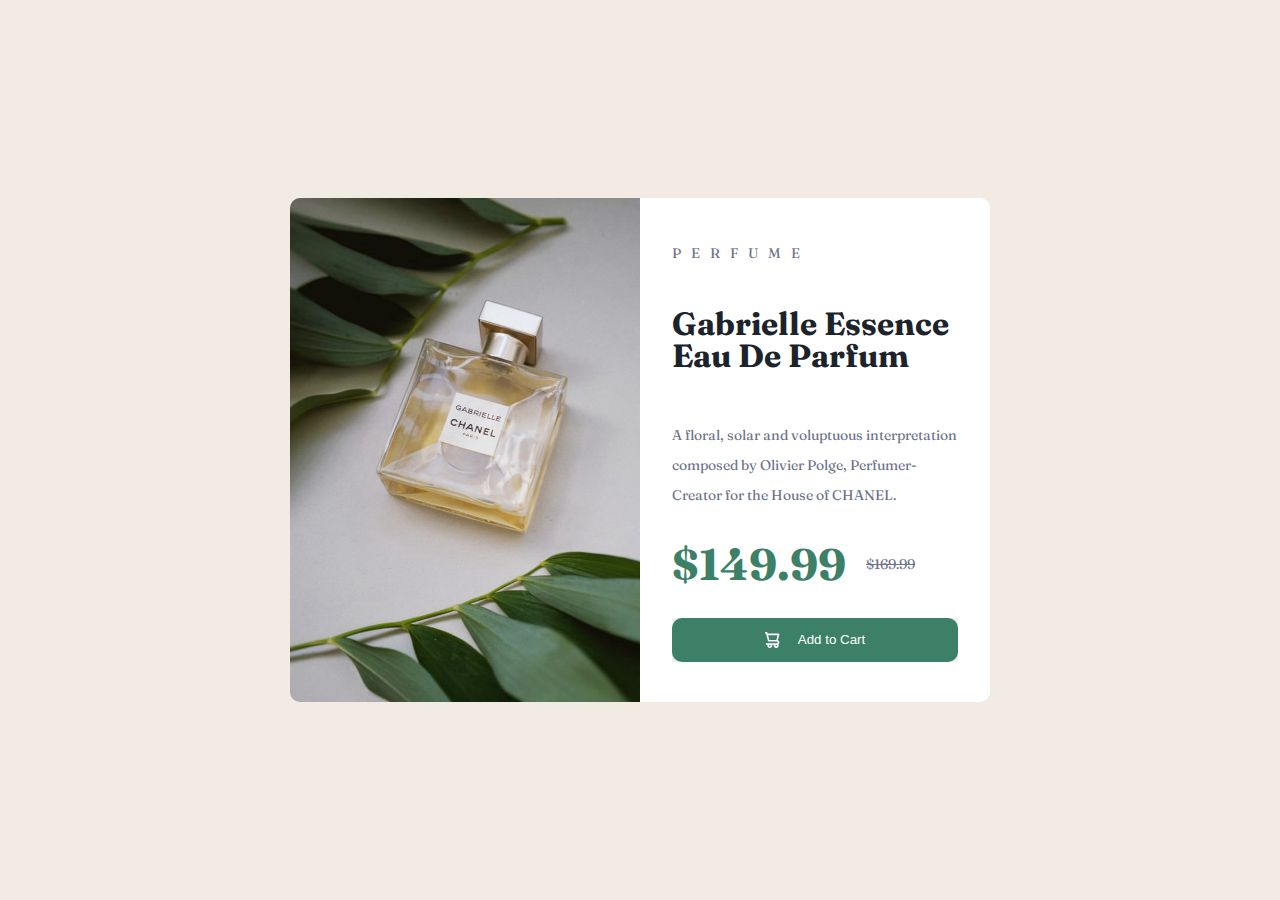
<file: index.html>
<!DOCTYPE html>
<html lang="en">
  <head>
    <meta charset="UTF-8" />
    <meta http-equiv="X-UA-Compatible" content="IE=edge" />
    <meta name="viewport" content="width=device-width, initial-scale=1.0" />

    <!-- GOOGLE FONTS LINK -->
    <link rel="preconnect" href="https://fonts.googleapis.com" />
    <link rel="preconnect" href="https://fonts.gstatic.com" crossorigin />
    <link
      href="https://fonts.googleapis.com/css2?family=Fraunces:opsz,wght@9..144,700&family=Montserrat:wght@500;700&display=swap"
      rel="stylesheet"
    />

    <!-- ?SSTYLE SHEET -->
    <link rel="stylesheet" href="css/style.css" />
    <link rel="stylesheet" href="css/queries.css" />

    <title>Frontend Mentor | Product preview card component</title>
  </head>
  <body>
    <div class="main">
      <div class="product">
        <div class="img">
          <img
            class="product-image"
            alt="product image"
            src="images/image-product-desktop.jpg"
          />
        </div>
        <div class="product-details">
          <p class="product-type">Perfume</p>
          <p class="product-name">Gabrielle Essence Eau De Parfum</p>
          <p class="product--more-details">
            A floral, solar and voluptuous interpretation composed by Olivier
            Polge, Perfumer-Creator for the House of CHANEL.
          </p>

          <div class="price-section">
            <p class="price--current">$149.99</p>
            <p class="price--original">$169.99</p>
          </div>

          <button class="add-to-cart-btn" type="button">
            <div class="add-to-cart">
              <img class="cart-image" src="images/icon-cart.svg" />
              <p class="add-to-cart--text">Add to Cart</p>
            </div>
          </button>
        </div>
      </div>
    </div>
  </body>
</html>
</file>
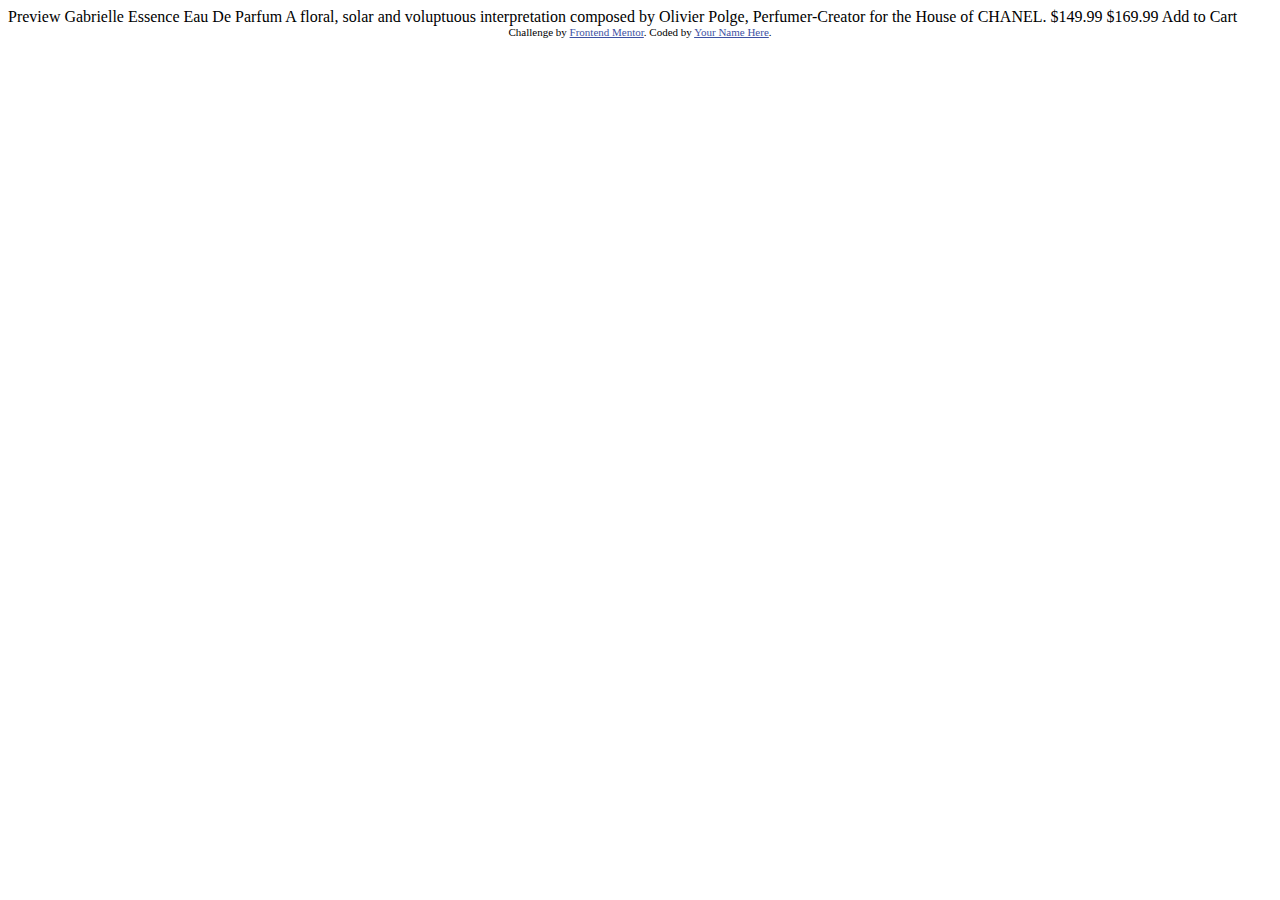
<file: index-solution.html>
<!DOCTYPE html>
<html lang="en">
  <head>
    <meta charset="UTF-8" />
    <meta name="viewport" content="width=device-width, initial-scale=1.0" />
    <!-- displays site properly based on user's device -->

    <link
      rel="icon"
      type="image/png"
      sizes="32x32"
      href="./images/favicon-32x32.png"
    />

    <title>Frontend Mentor | Product preview card component</title>

    <!-- Feel free to remove these styles or customise in your own stylesheet 👍  -->
    <style>
      .attribution {
        font-size: 11px;
        text-align: center;
      }
      .attribution a {
        color: hsl(228, 45%, 44%);
      }
    </style>
  </head>
  <body>
    Preview Gabrielle Essence Eau De Parfum A floral, solar and voluptuous
    interpretation composed by Olivier Polge, Perfumer-Creator for the House of
    CHANEL. $149.99 $169.99 Add to Cart

    <div class="attribution">
      Challenge by
      <a href="https://www.frontendmentor.io?ref=challenge" target="_blank"
        >Frontend Mentor</a
      >. Coded by <a href="#">Your Name Here</a>.
    </div>
  </body>
</html>
</file>
<file: css/style.css>
* {
  padding: 0;
  margin: 0;
  box-sizing: border-box;
}

html {
  /* font-size: 10px; */
  /* %tage of user's browser fontsize setting */
  font-size: 62.5%;
}

body {
  /* Set the default settings I am used to  */
  font-family: "Fraunces", sans-serif;
  height: 100vh;
  line-height: 1;
  font-weight: 400;
  color: hsl(228, 12%, 48%);

  background-color: hsl(30, 38%, 92%);
  display: flex;
  align-items: center;
  justify-content: center;
}

.main {
  max-height: 100vh;
  max-width: 100vh;
  margin: auto 0;
  display: flex;
}

.product {
  /* margin: auto 0; */
  height: 56vh;
  width: 70rem;
  display: grid;
  grid-template-columns: 1fr 1fr;
  border-radius: 10px;
  overflow: hidden;
}

.product-image {
  height: 100%;
  width: 35rem;
}

.product-details {
  height: 100%;
  background-color: hsl(0, 0%, 100%);
  font-size: 1.4rem;
  padding: 4.8rem 3.2rem;
}

.product-type {
  text-transform: uppercase;
  letter-spacing: 1rem;
}
.product-name {
  margin-top: 4.8rem;
  font-weight: 700;
  font-size: 3.2rem;
  color: hsl(212, 21%, 14%);
}
.product--more-details {
  margin-top: 4.8rem;
  font-size: 1.4rem;
  line-height: 3rem;
}
.price-section {
  margin-top: 3.2rem;
  display: flex;
  gap: 2rem;
  align-items: center;
}
.price--current {
  font-weight: 700;
  font-size: 4.4rem;
  color: hsl(158, 36%, 37%);
}

.price--original {
  text-decoration: line-through;
}
.add-to-cart-btn {
  margin-top: 3.2rem;
  width: 100%;
  border: none;
}

.add-to-cart {
  display: flex;
  gap: 1.8rem;
  background-color: hsl(158, 36%, 37%);
  padding: 1.4rem;
  justify-content: center;
  border-radius: 10px;
  transform: all 0.6s;
}

.add-to-cart:hover {
  background-color: hsl(158, 36%, 32%);
}

.cart-image,
.add-to-cart--text {
  color: hsl(0, 0%, 100%);
}

/* font size (px)
10 / 12 / 14 / 16 / 18 / 20 / 24 / 30 / 36 / 44 / 52 / 62 / 74 / 86 / 98

- Spacing system (px)
2 / 4 / 8 / 12 / 16 / 24 / 32 / 48 / 64 / 80 / 96 / 128 */
</file>
<file: css/queries.css>
/* rem and em do NOT depend on HTML fontsize in media queries instead, 1rem = 1em = 16px*/

/* **************************************** */
/* BELOW 700PX (SMALLER DESKTOPS) */
/* **************************************** */

@media (max-width: 44em) {
  html {
    font-size: 50%;
  }

  .product {
    height: 54rem;
  }
}

/* **************************************** */
/* BELOW 550PX (SMALLER DESKTOPS) */
/* **************************************** */

@media (max-width: 35em) {
  html {
    font-size: 40%;
  }

  .product {
    height: 54rem;
  }
}

/* **************************************** */
/* BELOW 450PX ( M0bile) */
/* **************************************** */

@media (max-width: 28em) {
  .product {
    height: 65rem;
    width: 35rem;
    display: flex;
    flex-direction: column;
  }

  .img {
    height: 50rem;
    width: 35rem;
    overflow: hidden;
  }

  .product-image {
    object-fit: cover;
  }

  .product-details {
    height: 100%;
    background-color: hsl(0, 0%, 100%);
    font-size: 1.4rem;
    padding: 2rem 2rem;
  }

  .product-name,
  .product--more-details,
  .add-to-cart-btn {
    margin-top: 1.5rem;
  }
}
</file>
